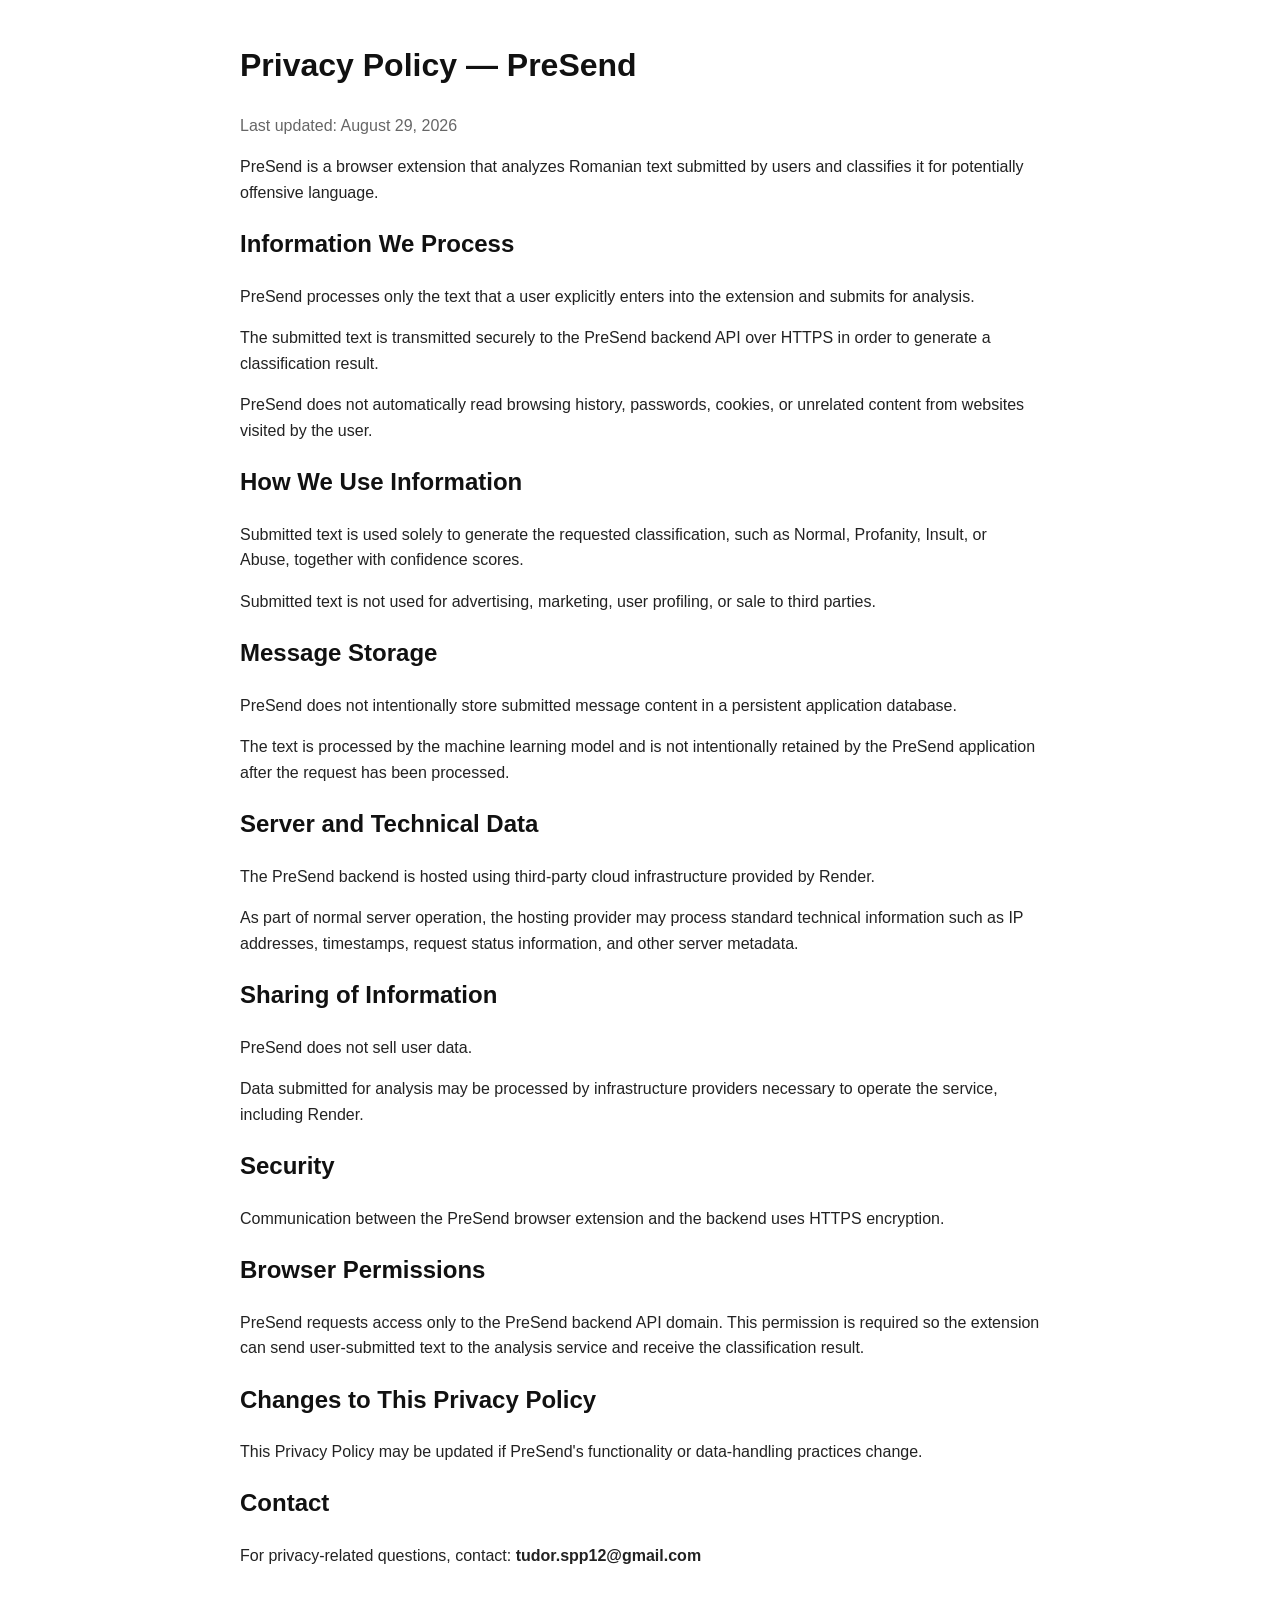
<file: docs/index.html>
<!DOCTYPE html>
<html lang="en">
<head>
    <meta charset="UTF-8">
    <meta name="viewport" content="width=device-width, initial-scale=1.0">

    <title>PreSend Privacy Policy</title>

    <style>
        body {
            font-family: Arial, sans-serif;
            max-width: 800px;
            margin: 40px auto;
            padding: 0 20px;
            line-height: 1.6;
            color: #222;
        }

        h1, h2 {
            color: #111;
        }

        .updated {
            color: #666;
        }
    </style>
</head>

<body>

    <h1>Privacy Policy — PreSend</h1>

    <p class="updated">
        Last updated: August 29, 2026
    </p>

    <p>
        PreSend is a browser extension that analyzes Romanian text
        submitted by users and classifies it for potentially offensive language.
    </p>

    <h2>Information We Process</h2>

    <p>
        PreSend processes only the text that a user explicitly enters
        into the extension and submits for analysis.
    </p>

    <p>
        The submitted text is transmitted securely to the PreSend backend
        API over HTTPS in order to generate a classification result.
    </p>

    <p>
        PreSend does not automatically read browsing history, passwords,
        cookies, or unrelated content from websites visited by the user.
    </p>

    <h2>How We Use Information</h2>

    <p>
        Submitted text is used solely to generate the requested classification,
        such as Normal, Profanity, Insult, or Abuse, together with confidence scores.
    </p>

    <p>
        Submitted text is not used for advertising, marketing,
        user profiling, or sale to third parties.
    </p>

    <h2>Message Storage</h2>

    <p>
        PreSend does not intentionally store submitted message content
        in a persistent application database.
    </p>

    <p>
        The text is processed by the machine learning model and is not
        intentionally retained by the PreSend application after the request
        has been processed.
    </p>

    <h2>Server and Technical Data</h2>

    <p>
        The PreSend backend is hosted using third-party cloud infrastructure
        provided by Render.
    </p>

    <p>
        As part of normal server operation, the hosting provider may process
        standard technical information such as IP addresses, timestamps,
        request status information, and other server metadata.
    </p>

    <h2>Sharing of Information</h2>

    <p>
        PreSend does not sell user data.
    </p>

    <p>
        Data submitted for analysis may be processed by infrastructure
        providers necessary to operate the service, including Render.
    </p>

    <h2>Security</h2>

    <p>
        Communication between the PreSend browser extension and the backend
        uses HTTPS encryption.
    </p>

    <h2>Browser Permissions</h2>

    <p>
        PreSend requests access only to the PreSend backend API domain.
        This permission is required so the extension can send user-submitted
        text to the analysis service and receive the classification result.
    </p>

    <h2>Changes to This Privacy Policy</h2>

    <p>
        This Privacy Policy may be updated if PreSend's functionality
        or data-handling practices change.
    </p>

    <h2>Contact</h2>

    <p>
        For privacy-related questions, contact:
        <strong>tudor.spp12@gmail.com</strong>
    </p>

</body>
</html>
</file>
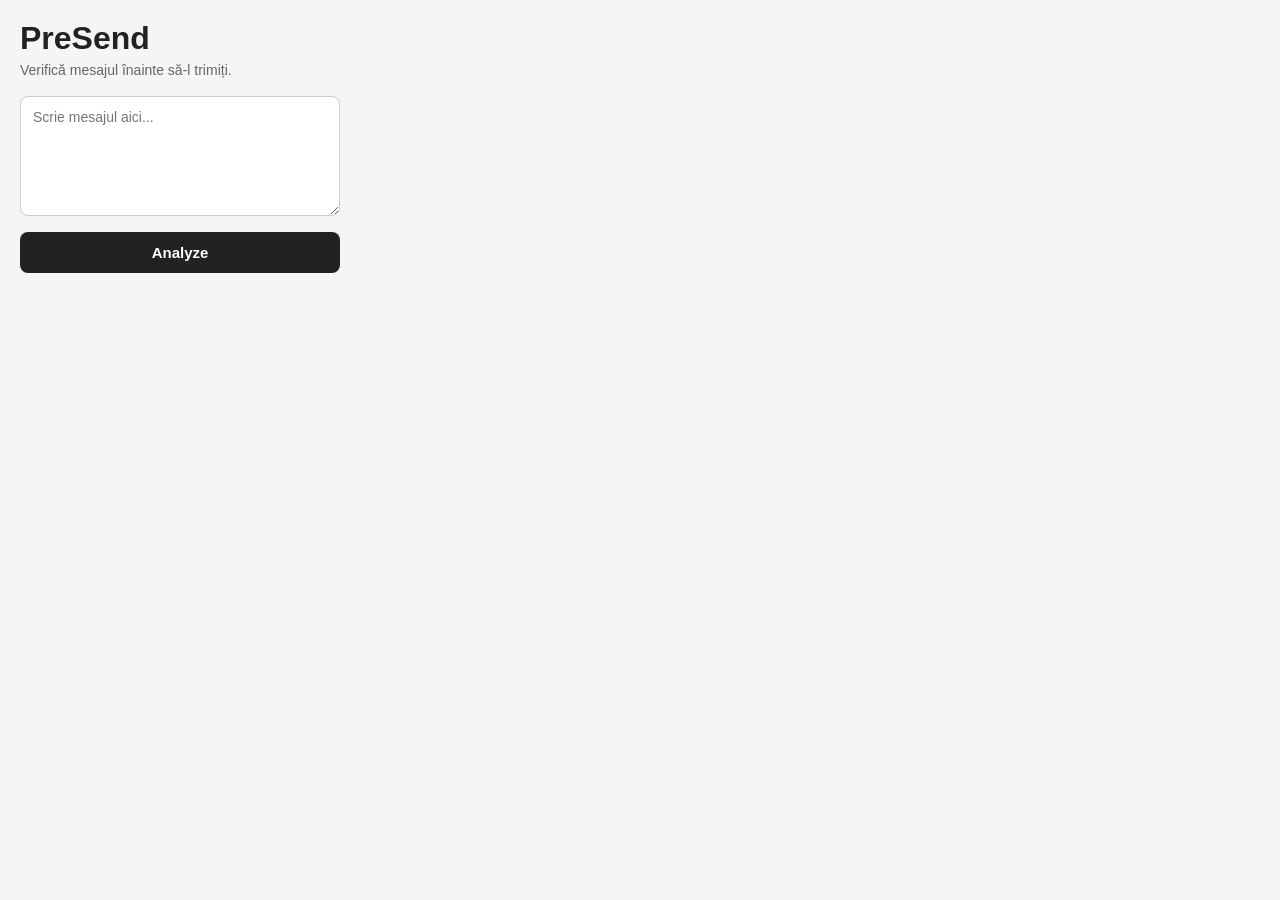
<file: extension/popup.html>
<!DOCTYPE html>
<html lang="ro">
<head>
    <meta charset="UTF-8">
    <meta name="viewport" content="width=device-width, initial-scale=1.0">

    <title>PreSend</title>

    <link rel="stylesheet" href="popup.css">
</head>

<body>

    <main>
        <h1>PreSend</h1>

        <p class="subtitle"> Verifică mesajul înainte să-l trimiți. </p>

        <textarea id="message" placeholder="Scrie mesajul aici..."></textarea>

        <button id="analyzeButton"> Analyze </button>

        <p id="error" class="error hidden"></p>

        <section id="result" class="result hidden">

            <p class="small-label"> Prediction </p>

            <h2 id="prediction">-</h2>

            <p id="confidence">-</p>

            <div id="probabilities"></div>

        </section>
    </main>

    <script src="popup.js"></script>

</body>
</html>
</file>
<file: extension/popup.css>
* {
    box-sizing: border-box;
}

body {
    margin: 0;
    width: 360px;

    font-family: Arial, Helvetica, sans-serif;

    background: #f5f5f5;
    color: #222;
}

main {
    padding: 20px;
}

h1 {
    margin-top: 0;
    margin-bottom: 5px;
}

.subtitle {
    margin-top: 0;
    margin-bottom: 18px;

    color: #666;
    font-size: 14px;
}

textarea {
    width: 100%;
    height: 120px;

    padding: 12px;

    border: 1px solid #ccc;
    border-radius: 8px;

    resize: vertical;

    font-family: inherit;
    font-size: 14px;
}

textarea:focus {
    outline: 2px solid #333;
}

button {
    width: 100%;

    margin-top: 12px;
    padding: 12px;

    border: none;
    border-radius: 8px;

    background: #222;
    color: white;

    font-size: 15px;
    font-weight: bold;

    cursor: pointer;
}

button:hover {
    background: #444;
}

button:disabled {
    opacity: 0.6;
    cursor: wait;
}

.result {
    margin-top: 20px;
    padding: 15px;

    background: white;

    border: 1px solid #ddd;
    border-radius: 8px;
}

.small-label {
    margin: 0;

    color: #777;

    font-size: 11px;
    text-transform: uppercase;
}

.result h2 {
    margin-top: 5px;
    margin-bottom: 5px;
}

.probability-row {
    margin-top: 12px;
}

.probability-header {
    display: flex;
    justify-content: space-between;

    margin-bottom: 4px;

    font-size: 13px;
}

.bar-background {
    height: 8px;

    background: #e5e5e5;

    border-radius: 4px;

    overflow: hidden;
}

.bar {
    height: 100%;

    background: #333;

    border-radius: 4px;
}

.error {
    margin-top: 12px;

    color: #b00020;

    font-size: 13px;
}

.hidden {
    display: none;
}
</file>
